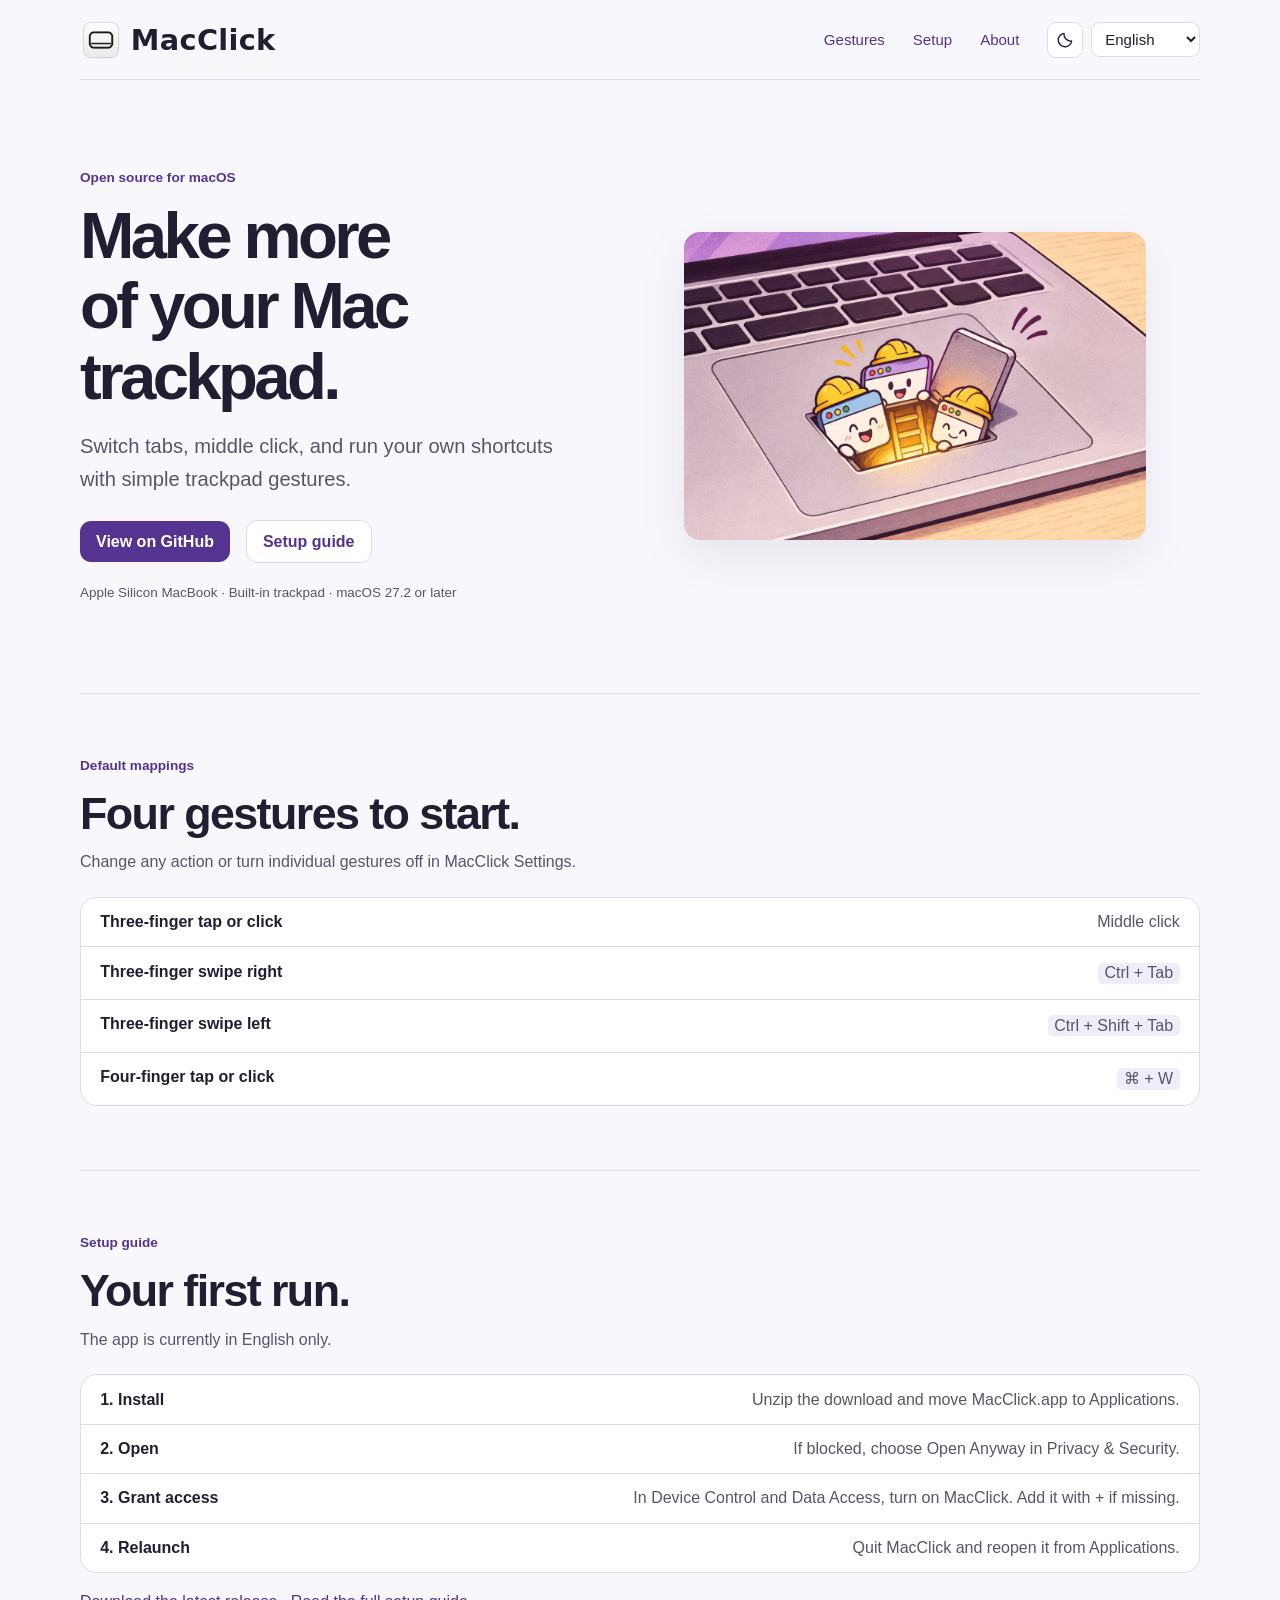
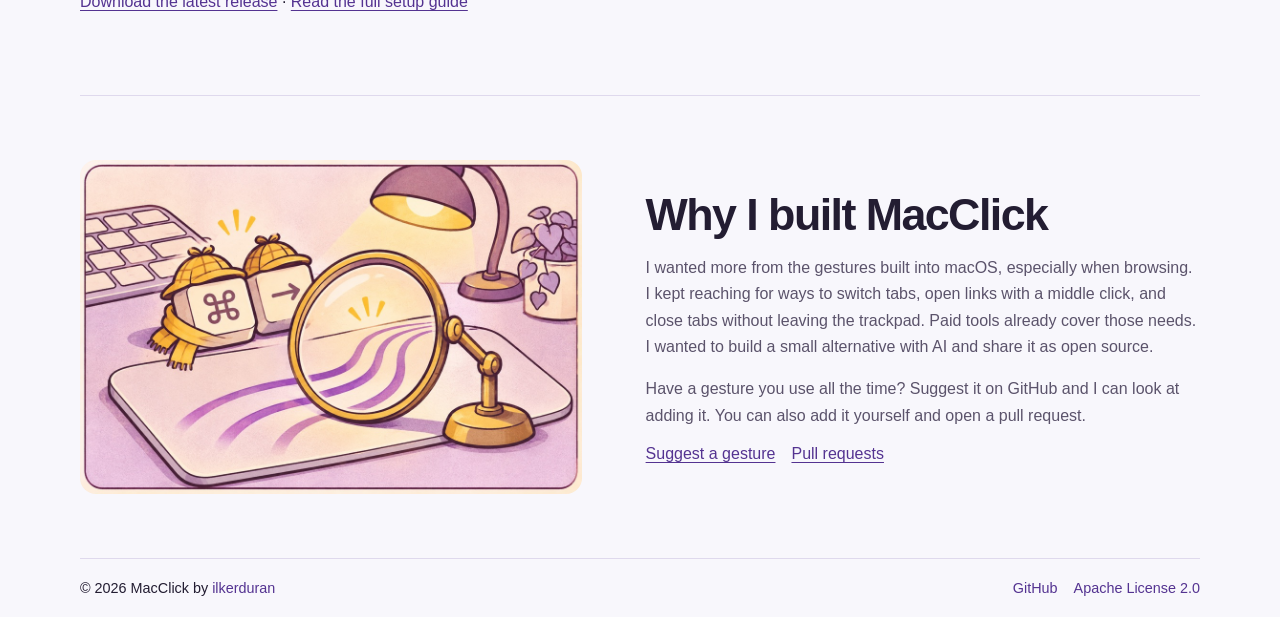
<file: index.html>
<!doctype html>
<html lang="en">
<head>
    <meta charset="utf-8">
    <meta name="viewport" content="width=device-width, initial-scale=1">
    <meta name="description" content="MacClick is an open source macOS menu bar app for trackpad gestures, middle clicks, and keyboard shortcuts.">
    <meta name="color-scheme" content="light dark">
    <meta name="theme-color" content="#f8f7fc">
    <title>MacClick</title>
    <link rel="icon" href="./images/icon.png" type="image/png">
    <link rel="stylesheet" href="./styles.css">
    <script src="./theme.js"></script>
    <script src="./translations.js" defer></script>
    <script src="./site.js" defer></script>
</head>
<body>
    <a class="skip" href="#content" data-text="skip">Skip to content</a>
    <header class="shell header">
        <a class="brand" href="#top"><img src="./images/icon.png" width="42" height="42" alt="">MacClick</a>
        <nav class="header-links">
            <a href="#gestures" data-text="gestures">Gestures</a>
            <a href="#first-run" data-text="setupNav">Setup</a>
            <a href="#about" data-text="about">About</a>
            <div class="header-preferences">
                <button class="theme-toggle" id="theme-toggle" type="button" aria-pressed="false" hidden>
                    <span class="visually-hidden" data-text="darkTheme">Dark theme</span>
                    <svg class="theme-moon" width="18" height="18" viewBox="0 0 24 24" fill="none" stroke="currentColor" stroke-width="1.8" stroke-linecap="round" stroke-linejoin="round" aria-hidden="true">
                        <path d="M20.9 13.3A9 9 0 0 1 10.7 3.1 9 9 0 1 0 20.9 13.3Z"/>
                    </svg>
                    <svg class="theme-sun" width="18" height="18" viewBox="0 0 24 24" fill="none" stroke="currentColor" stroke-width="1.8" stroke-linecap="round" aria-hidden="true">
                        <circle cx="12" cy="12" r="4"/>
                        <path d="M12 2v2m0 16v2M2 12h2m16 0h2M4.9 4.9l1.4 1.4m11.4 11.4 1.4 1.4m0-14.2-1.4 1.4M6.3 17.7l-1.4 1.4"/>
                    </svg>
                </button>
                <label class="language">
                    <span class="visually-hidden" data-text="language">Language</span>
                    <select id="language">
                        <option value="en" lang="en">English</option>
                        <option value="tr" lang="tr">Türkçe</option>
                        <option value="es" lang="es">Español</option>
                        <option value="pt" lang="pt-PT">Português</option>
                        <option value="ar" lang="ar" dir="rtl">العربية</option>
                        <option value="zh" lang="zh-Hans">简体中文</option>
                        <option value="ru" lang="ru">Русский</option>
                        <option value="ja" lang="ja">日本語</option>
                        <option value="de" lang="de">Deutsch</option>
                        <option value="fr" lang="fr">Français</option>
                        <option value="da" lang="da">Dansk</option>
                    </select>
                </label>
            </div>
        </nav>
    </header>
    <main id="content" class="shell">
        <section class="hero" id="top" aria-labelledby="headline">
            <div>
                <p class="eyebrow" data-text="badge">Open source for macOS</p>
                <h1 id="headline" data-text="headline">Make more of your Mac trackpad.</h1>
                <p class="lede" data-text="intro">Switch tabs, middle click, and run your own shortcuts with simple trackpad gestures.</p>
                <div class="actions">
                    <a class="button primary" href="https://github.com/ilkerduran/MacClick" data-text="github">View on GitHub</a>
                    <a class="button secondary" href="#first-run" data-text="setup">Setup guide</a>
                </div>
                <p class="compatibility" data-text="requirements">Apple Silicon MacBook · Built-in trackpad · macOS 27.2 or later</p>
            </div>
            <img class="photo hero-photo" src="./images/trackpad-shortcut.jpg" width="1200" height="800"
                alt="Cartoon browser tabs in hard hats emerge from a hidden hatch in a MacBook trackpad" data-alt="heroAlt" fetchpriority="high">
        </section>
        <section id="gestures" class="section" aria-labelledby="gesture-title">
            <p class="eyebrow" data-text="defaults">Default mappings</p>
            <h2 id="gesture-title" data-text="gestureTitle">Four gestures to start.</h2>
            <p class="section-copy" data-text="gestureIntro">Change any action or turn individual gestures off in MacClick Settings.</p>
            <dl class="mappings">
                <div><dt data-text="threeTap">Three-finger tap or click</dt><dd data-text="middleClick">Middle click</dd></div>
                <div><dt data-text="swipeRight">Three-finger swipe right</dt><dd><kbd dir="ltr">Ctrl + Tab</kbd></dd></div>
                <div><dt data-text="swipeLeft">Three-finger swipe left</dt><dd><kbd dir="ltr">Ctrl + Shift + Tab</kbd></dd></div>
                <div><dt data-text="fourTap">Four-finger tap or click</dt><dd><kbd dir="ltr">⌘ + W</kbd></dd></div>
            </dl>
        </section>
        <section id="first-run" class="section" aria-labelledby="first-run-title">
            <p class="eyebrow" data-text="setup">Setup guide</p>
            <h2 id="first-run-title" data-text="firstRunTitle">Your first run.</h2>
            <p class="section-copy" data-text="appLanguage">The app is currently in English only.</p>
            <dl class="mappings">
                <div><dt data-text="step1">1. Install</dt><dd data-text="action1">Unzip the download and move MacClick.app to Applications.</dd></div>
                <div><dt data-text="step2">2. Open</dt><dd data-text="action2">If blocked, choose Open Anyway in Privacy &amp; Security.</dd></div>
                <div><dt data-text="step3">3. Grant access</dt><dd data-text="action3">In Device Control and Data Access, turn on MacClick. Add it with + if missing.</dd></div>
                <div><dt data-text="step4">4. Relaunch</dt><dd data-text="action4">Quit MacClick and reopen it from Applications.</dd></div>
            </dl>
            <p class="setup-links"><a href="https://github.com/ilkerduran/MacClick/releases/latest" data-text="downloadRelease">Download the latest release</a> · <a href="https://github.com/ilkerduran/MacClick#first-run" data-text="fullGuide">Read the full setup guide</a></p>
        </section>
        <section id="about" class="section story" aria-labelledby="about-title">
            <img class="photo story-photo" src="./images/trackpad-detectives.jpg" width="1050" height="700"
                alt="Command and arrow keys dressed as detectives examine tracks on a trackpad" data-alt="detailAlt" loading="lazy">
            <div>
                <h2 id="about-title" data-text="why">Why I built MacClick</h2>
                <p data-text="story">I wanted more from the gestures built into macOS, especially when browsing. I kept reaching for ways to switch tabs, open links with a middle click, and close tabs without leaving the trackpad. Paid tools already cover those needs. I wanted to build a small alternative with AI and share it as open source.</p>
                <p data-text="contribute">Have a gesture you use all the time? Suggest it on GitHub and I can look at adding it. You can also add it yourself and open a pull request.</p>
                <div class="actions">
                    <a href="https://github.com/ilkerduran/MacClick/issues" data-text="suggest">Suggest a gesture</a>
                    <a href="https://github.com/ilkerduran/MacClick/pulls" data-text="pullRequests">Pull requests</a>
                </div>
            </div>
        </section>
    </main>
    <footer class="shell footer">
        <span lang="en" dir="ltr">© 2026 MacClick by <a href="https://ilkerduran.com/">ilkerduran</a></span>
        <div>
            <a href="https://github.com/ilkerduran/MacClick">GitHub</a>
            <a href="https://github.com/ilkerduran/MacClick/blob/main/LICENSE" data-text="license">Apache License 2.0</a>
        </div>
    </footer>
</body>
</html>
</file>
<file: styles.css>
:root {
    color-scheme: light dark;
    font-family: -apple-system, BlinkMacSystemFont, "Segoe UI", sans-serif;
    color: light-dark(#231d32, #f1eaf8);
    background: light-dark(#f8f7fc, #181320);
    --muted: light-dark(#5b536b, #c5b8d0);
    --accent: light-dark(#543391, #d6b8ff);
    --on-accent: light-dark(#fff, #21192d);
    --line: light-dark(#dfd9ed, #514160);
    --surface: light-dark(#fff, #221a2e);
    --subtle-surface: light-dark(#f1edf8, #352744);
    --focus: light-dark(#845ac0, #caa6ff);
}

:root[data-theme="light"] { color-scheme: light; }
:root[data-theme="dark"] { color-scheme: dark; }

*, *::before, *::after { box-sizing: border-box; }
body { margin: 0; }
a { color: var(--accent); text-underline-offset: .2em; }
a:hover { text-decoration-thickness: .13em; }
a:focus-visible, button:focus-visible, select:focus-visible { outline: 3px solid var(--focus); outline-offset: 4px; }
img { display: block; max-width: 100%; }
.shell { width: min(1120px, calc(100% - 3rem)); margin-inline: auto; }
.header, .footer, .header-links, .brand, .actions {
    display: flex;
    align-items: center;
    gap: 1rem;
}
.header, .footer { justify-content: space-between; flex-wrap: wrap; }
.header { min-height: 80px; border-bottom: 1px solid var(--line); padding-block: .75rem; }
.header a, .footer a { text-decoration: none; }
.header a:hover, .footer a:hover { text-decoration: underline; }
.brand {
    color: inherit;
    font-family: -apple-system, BlinkMacSystemFont, system-ui, sans-serif;
    font-size: clamp(1.5rem, 2.3vw, 1.8rem);
    font-weight: 600;
    letter-spacing: .011em;
    gap: .55rem;
}
.header-links { gap: .75rem 1.75rem; flex-wrap: wrap; font-size: .94rem; }
.header-preferences { display: flex; align-items: center; gap: .5rem; }
.theme-toggle, .language select {
    font: inherit;
    color: inherit;
    border: 1px solid var(--line);
    border-radius: .55rem;
    background: var(--surface);
}
.language select { padding: .45rem .55rem; }
.theme-toggle:not([hidden]) {
    display: inline-grid;
    place-items: center;
    width: 2.25rem;
    height: 2.25rem;
    padding: 0;
    cursor: pointer;
}
.theme-toggle:hover { color: var(--accent); border-color: var(--accent); }
.theme-toggle[aria-pressed="false"] .theme-sun,
.theme-toggle[aria-pressed="true"] .theme-moon { display: none; }
.hero, .story { display: grid; align-items: center; gap: clamp(1.5rem, 5vw, 4.5rem); }
.hero { grid-template-columns: .92fr 1.08fr; padding-block: clamp(2.5rem, 7vw, 6rem); }
.story { grid-template-columns: .95fr 1.05fr; }
.eyebrow { color: var(--accent); font-size: .85rem; font-weight: 730; margin: 0 0 1rem; }
h1, h2 { line-height: 1.08; margin: 0; text-wrap: balance; }
h1 { font-size: clamp(2.65rem, 5.1vw, 4.7rem); letter-spacing: -.055em; }
h2 { font-size: clamp(1.9rem, 3.5vw, 3rem); letter-spacing: -.035em; }
[dir="rtl"] h1, [dir="rtl"] h2 { letter-spacing: normal; }
.lede, .section-copy, .story p { color: var(--muted); line-height: 1.65; }
.lede { font-size: clamp(1.05rem, 1.8vw, 1.26rem); margin: 1.1rem 0 1.5rem; }
.actions { flex-wrap: wrap; }
.button { padding: .72rem 1rem; border-radius: .7rem; font-weight: 650; text-decoration: none; }
.button:hover { text-decoration: underline; }
.primary { color: var(--on-accent); background: var(--accent); }
.secondary { border: 1px solid var(--line); background: var(--surface); }
.compatibility { color: var(--muted); font-size: .84rem; line-height: 1.6; margin: 1.15rem 0 0; }
.photo { width: 100%; height: auto; object-fit: cover; aspect-ratio: 3 / 2; border-radius: 1rem; background: var(--subtle-surface); }
.hero-photo { width: 81%; justify-self: center; box-shadow: 0 1rem 3rem light-dark(#32234b16, #0005); }
.section { border-top: 1px solid var(--line); padding-block: clamp(2.25rem, 5vw, 4.5rem); }
.section-copy { margin-block: .75rem 1.35rem; }
.mappings { margin: 0; border: 1px solid var(--line); border-radius: 1rem; background: var(--surface); }
.mappings div { display: flex; justify-content: space-between; gap: .65rem 1.25rem; flex-wrap: wrap; padding: .95rem 1.2rem; }
.mappings div + div { border-top: 1px solid var(--line); }
.mappings dt { font-weight: 620; }
.mappings dd { margin: 0; color: var(--muted); }
kbd { display: inline-block; padding: .1em .42em; border-radius: .32rem; background: var(--subtle-surface); font: inherit; }
.footer { border-top: 1px solid var(--line); padding-block: 1.3rem; font-size: .9rem; }
.footer div { display: flex; flex-wrap: wrap; gap: 1rem; }
.visually-hidden, .skip:not(:focus) { position: absolute; width: 1px; height: 1px; padding: 0; clip-path: inset(50%); overflow: hidden; white-space: nowrap; }
.skip:focus { display: inline-block; margin: .5rem; }

@media (max-width: 760px) {
    .shell { width: min(100% - 2rem, 620px); }
    .hero, .story { grid-template-columns: 1fr; }
    .story-photo { order: 1; }
}

@media (max-width: 420px) {
    .header-links { gap: .7rem 1rem; }
    .mappings div { padding: .8rem; }
}

.setup-links { line-height: 1.6; }
</file>
